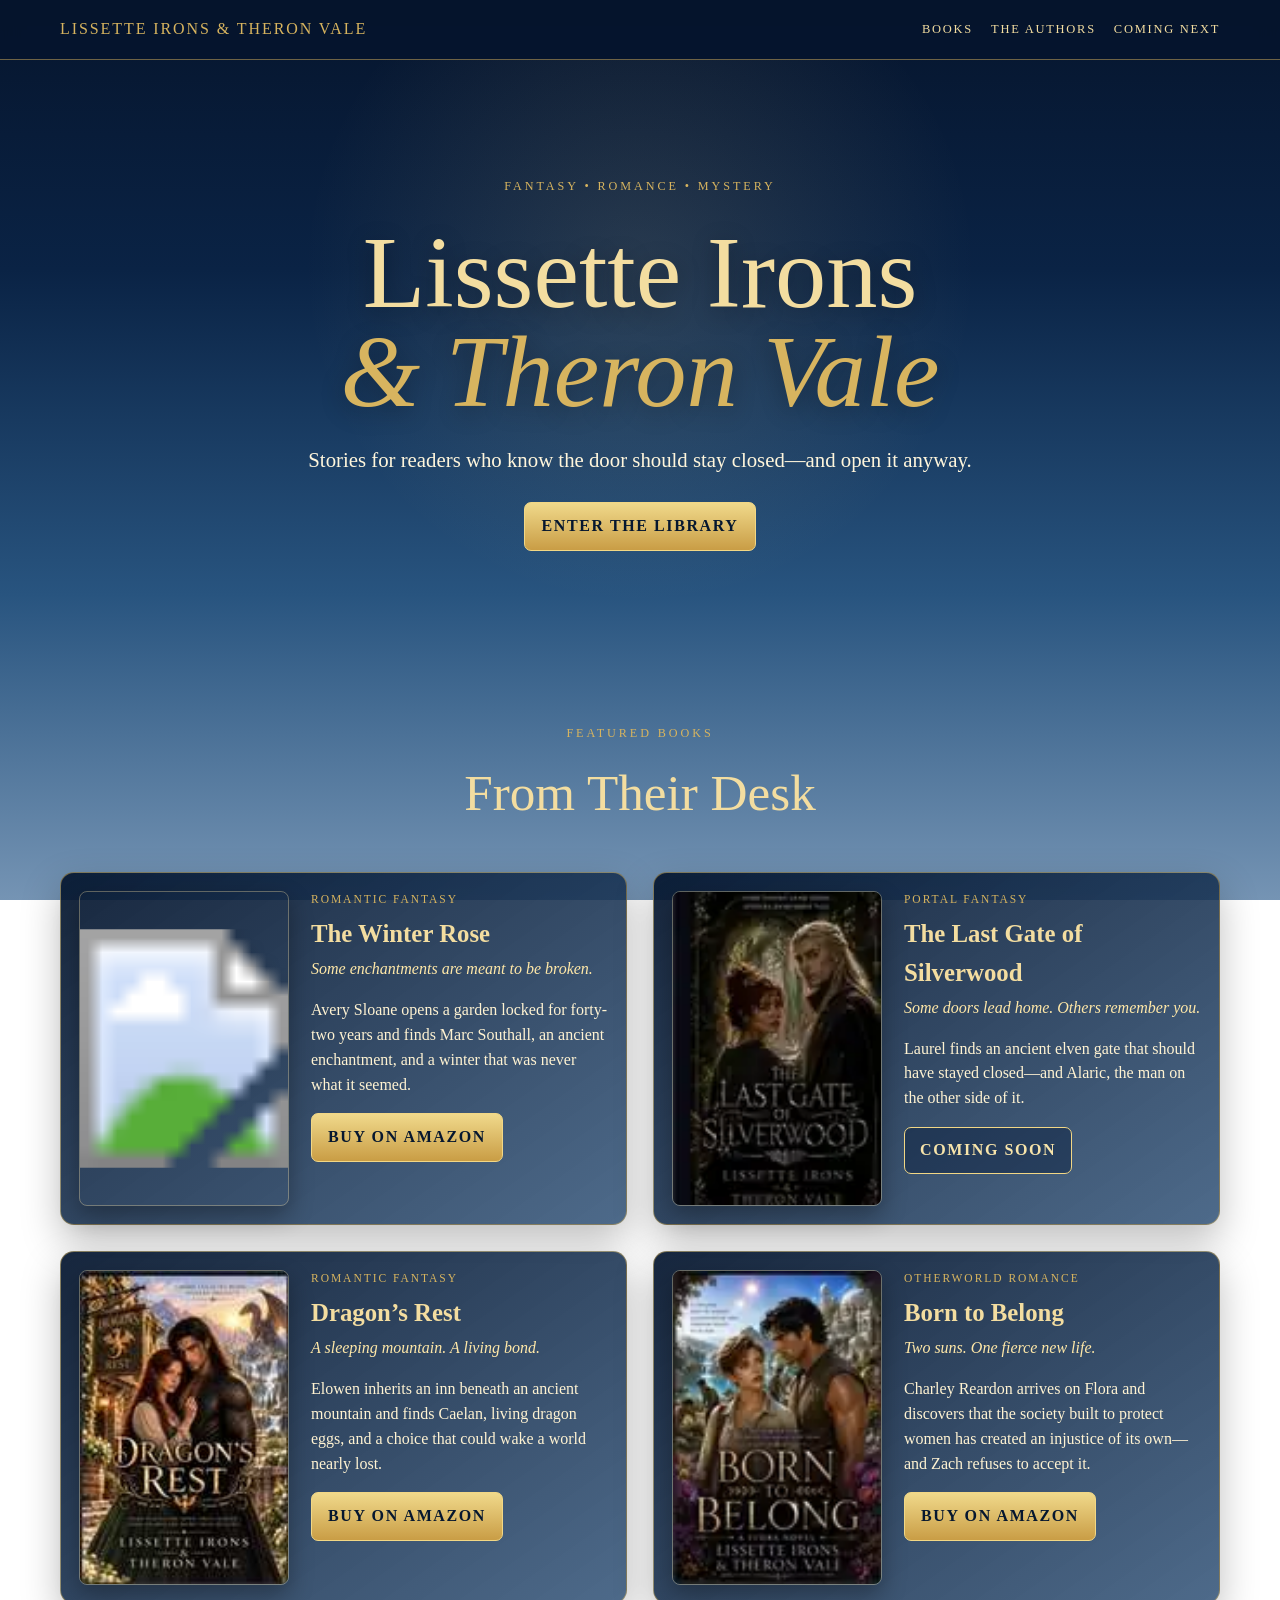
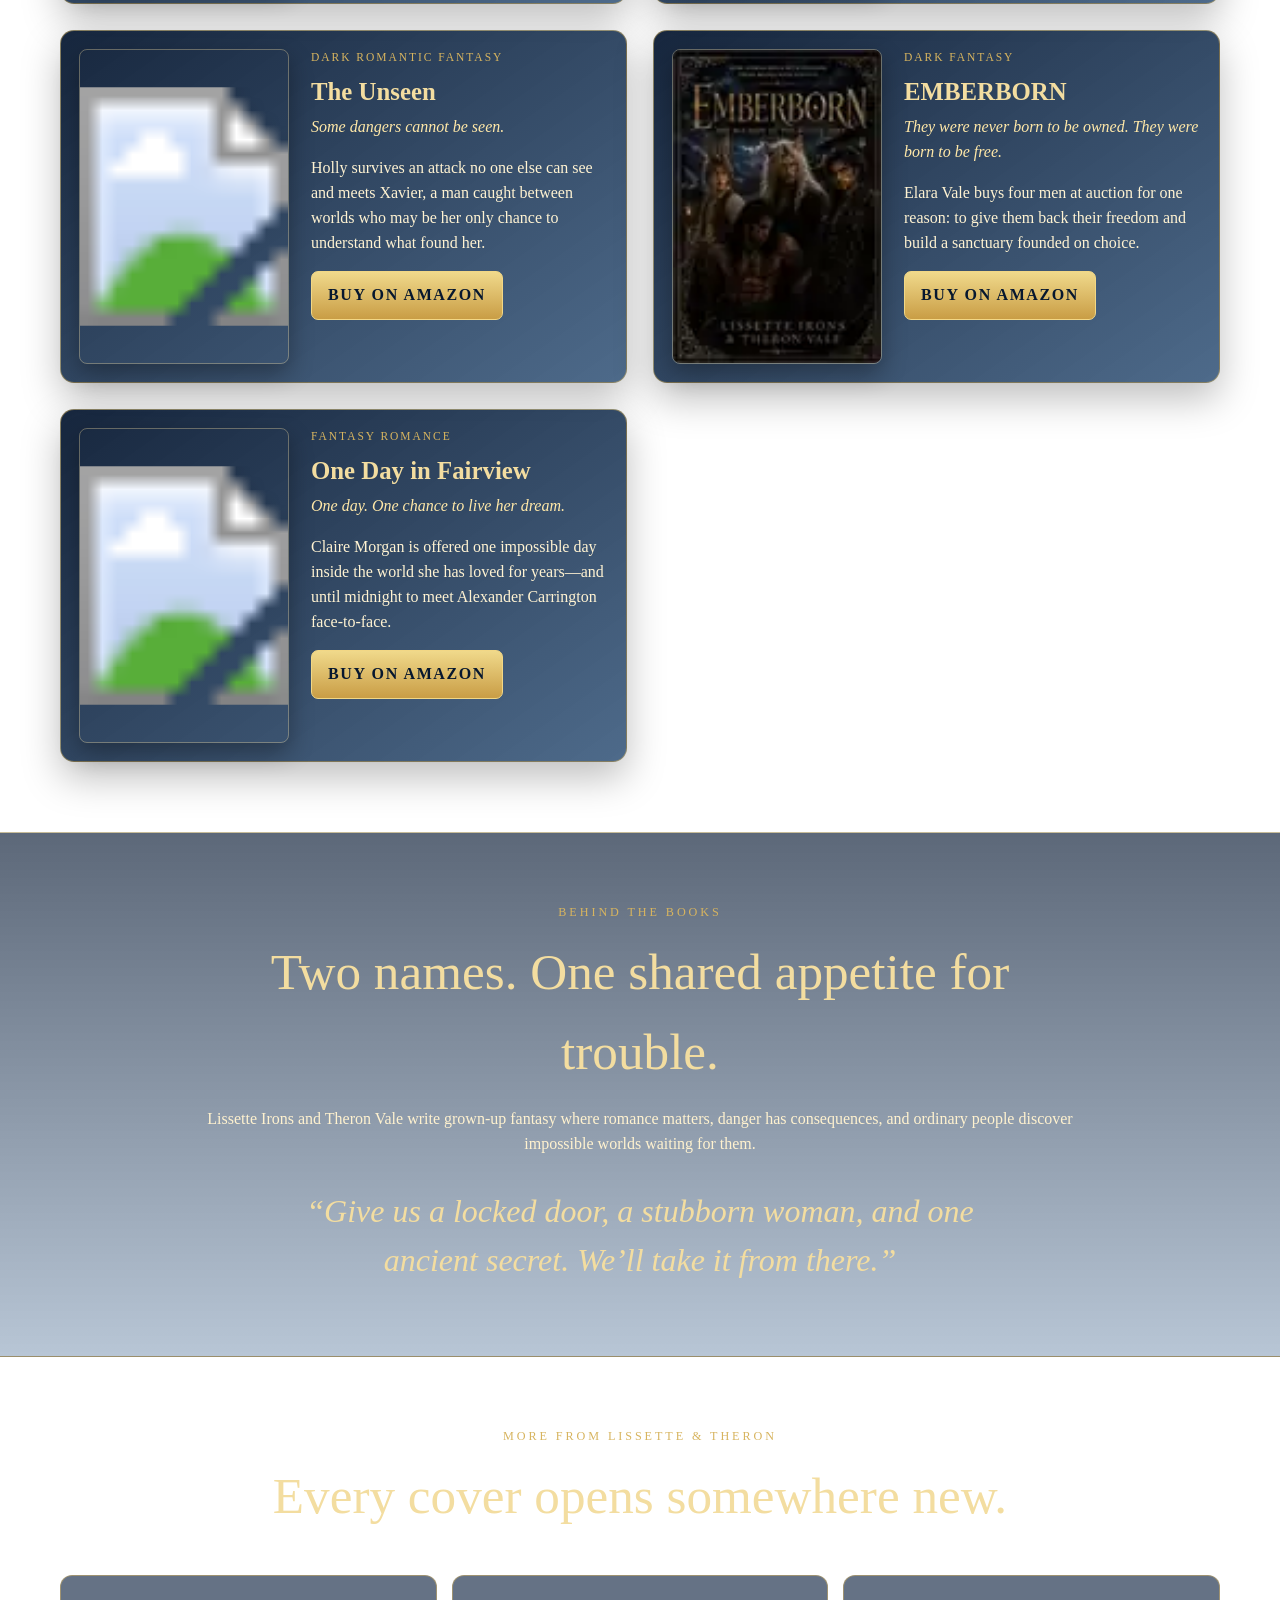
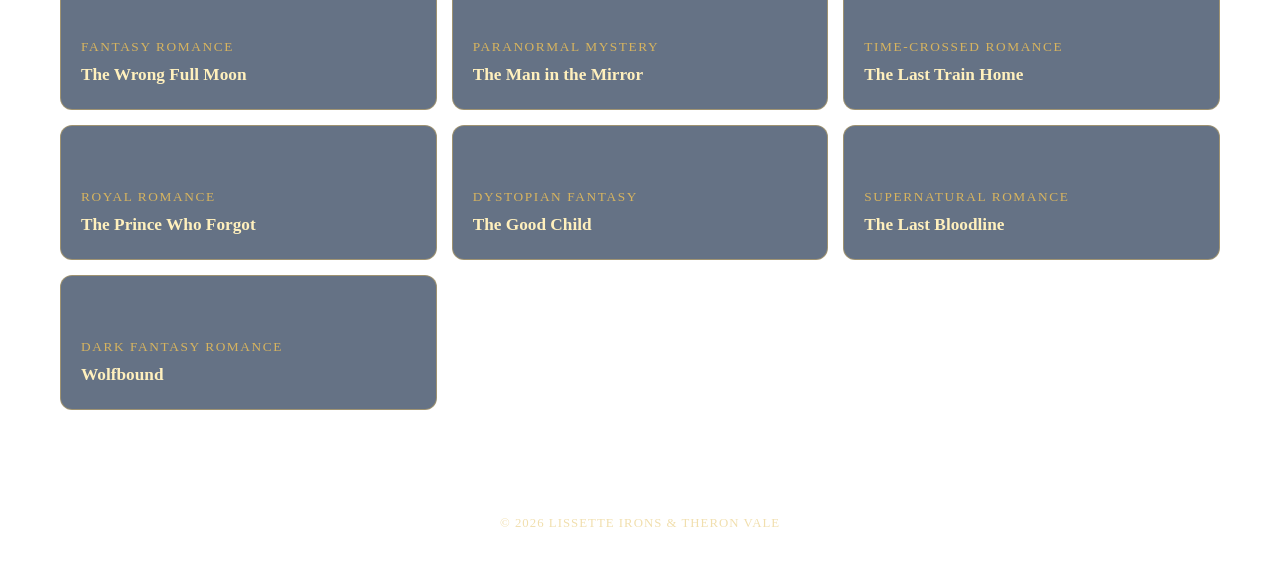
<file: lissette-theron/index.html>
<!doctype html>
<html lang="en">
<head>
<meta charset="utf-8">
<meta name="viewport" content="width=device-width,initial-scale=1">
<meta http-equiv="Cache-Control" content="no-cache, no-store, must-revalidate">
<meta http-equiv="Pragma" content="no-cache">
<meta http-equiv="Expires" content="0">
<meta name="theme-color" content="#06152d">
<title>Lissette Irons & Theron Vale</title>
<style>
:root{--navy:#06152d;--deep:#0a2345;--mid:#28547f;--fade:#7594b4;--gold:#d7b45f;--gold2:#f3dda0;--text:#fff5d6;--line:rgba(215,180,95,.5)}
*{box-sizing:border-box}html{scroll-behavior:smooth}body{margin:0;font-family:Georgia,'Times New Roman',serif;color:var(--text);background:linear-gradient(180deg,var(--navy) 0%,var(--deep) 30%,var(--mid) 66%,var(--fade) 100%);background-attachment:fixed;line-height:1.55}
a{color:inherit}.wrap{width:min(1160px,92vw);margin:auto}
header{position:sticky;top:0;z-index:20;background:rgba(6,21,45,.94);border-bottom:1px solid var(--line);backdrop-filter:blur(10px)}
nav{display:flex;justify-content:space-between;align-items:center;gap:20px;padding:17px 0}.brand{color:var(--gold);text-decoration:none;letter-spacing:.12em;text-transform:uppercase;font-size:1rem}.links{display:flex;gap:18px;flex-wrap:wrap}.links a{text-decoration:none;color:var(--gold2);font-size:.78rem;text-transform:uppercase;letter-spacing:.14em}
.hero{min-height:66vh;display:grid;place-items:center;text-align:center;padding:68px 0 54px;background:radial-gradient(circle at 50% 35%,rgba(243,221,160,.13),transparent 45%)}
.kicker,.section-kicker{color:var(--gold);letter-spacing:.24em;text-transform:uppercase;font-size:.76rem}
h1{font-size:clamp(3rem,8vw,6.6rem);line-height:.96;margin:.28em 0 .22em;color:var(--gold2);font-weight:500;text-shadow:0 5px 25px rgba(0,0,0,.3)}h1 span{display:block;color:var(--gold);font-style:italic}.hero p{max-width:760px;margin:0 auto 26px;color:#fff6dc;font-size:clamp(1.05rem,2vw,1.3rem)}
.cta,.amazon,.soon{display:inline-block;text-transform:uppercase;letter-spacing:.1em;font-weight:700;border:1px solid #f2d785;border-radius:7px}.cta,.amazon{text-decoration:none;padding:11px 16px;color:#06172f;background:linear-gradient(#f0d98b,#c99d45)}.soon{padding:10px 15px;color:#f7e4aa;background:rgba(7,28,59,.45)}
section{padding:70px 0}.section-head{text-align:center;max-width:760px;margin:0 auto 40px}h2{color:var(--gold2);font-size:clamp(2rem,4vw,3.2rem);font-weight:500;margin:.2em 0}.section-head p{color:#fff3ce}
.book-grid{display:grid;grid-template-columns:repeat(2,minmax(0,1fr));gap:26px}.book-card{display:grid;grid-template-columns:210px 1fr;gap:22px;padding:18px;background:linear-gradient(145deg,rgba(5,22,47,.93),rgba(39,74,113,.82));border:1px solid var(--line);box-shadow:0 16px 38px rgba(0,0,0,.25);border-radius:14px}.book-card img{width:100%;aspect-ratio:2/3;object-fit:cover;display:block;border-radius:8px;border:1px solid rgba(243,221,160,.35);box-shadow:0 10px 25px rgba(0,0,0,.32)}
.genre{color:var(--gold);font-size:.72rem;text-transform:uppercase;letter-spacing:.17em}h3{color:var(--gold2);font-size:1.55rem;margin:.25em 0 .15em}.tagline{font-style:italic;color:#ffe8a8!important;margin-top:0}.book-copy p{color:#fff3d2}
.authors{background:linear-gradient(180deg,rgba(5,23,49,.65),rgba(77,112,151,.4));border-top:1px solid var(--line);border-bottom:1px solid var(--line)}.authors-box{max-width:900px;text-align:center;margin:auto}.authors-box p{color:#fff2cf}.quote{color:var(--gold2);font-style:italic;font-size:clamp(1.25rem,3vw,2rem);margin:30px auto 0;max-width:760px}
.more-grid{display:grid;grid-template-columns:repeat(3,1fr);gap:15px}.more{min-height:135px;padding:20px;border:1px solid var(--line);background:rgba(7,28,59,.62);display:flex;flex-direction:column;justify-content:end;border-radius:12px}.more small{color:var(--gold);text-transform:uppercase;letter-spacing:.12em}.more strong{color:#fff0bd;font-size:1.08rem;margin-top:5px}
footer{text-align:center;padding:34px 0 50px;color:#f1dfae;font-size:.8rem;letter-spacing:.08em;text-transform:uppercase}
@media(max-width:900px){.book-grid{grid-template-columns:1fr}.book-card{grid-template-columns:180px 1fr}}
@media(max-width:620px){nav{flex-direction:column;align-items:flex-start}.links{gap:10px}.book-card{grid-template-columns:1fr}.book-card img{max-width:265px;margin:auto}.book-copy{text-align:center}.more-grid{grid-template-columns:1fr 1fr}}
</style>
</head>
<body>
<header><div class="wrap"><nav><a class="brand" href="#top">Lissette Irons & Theron Vale</a><div class="links"><a href="#books">Books</a><a href="#authors">The Authors</a><a href="#coming">Coming Next</a></div></nav></div></header>
<main id="top">
<section class="hero"><div class="wrap"><div class="kicker">Fantasy • Romance • Mystery</div><h1>Lissette Irons <span>& Theron Vale</span></h1><p>Stories for readers who know the door should stay closed—and open it anyway.</p><a class="cta" href="#books">Enter the Library</a></div></section>
<section id="books"><div class="wrap"><div class="section-head"><div class="section-kicker">Featured Books</div><h2>From Their Desk</h2></div><div class="book-grid">
<article class="book-card"><img src="./assets/winter-rose-exact.svg?v=6" alt="The Winter Rose cover"><div class="book-copy"><div class="genre">Romantic Fantasy</div><h3>The Winter Rose</h3><p class="tagline">Some enchantments are meant to be broken.</p><p>Avery Sloane opens a garden locked for forty-two years and finds Marc Southall, an ancient enchantment, and a winter that was never what it seemed.</p><a class="amazon" href="https://www.amazon.com/s?k=The+Winter+Rose+Lissette+Irons+Theron+Vale" target="_blank" rel="noopener noreferrer">Buy on Amazon</a></div></article>
<article class="book-card"><img src="./assets/last-gate-exact.svg?v=6" alt="The Last Gate of Silverwood cover"><div class="book-copy"><div class="genre">Portal Fantasy</div><h3>The Last Gate of Silverwood</h3><p class="tagline">Some doors lead home. Others remember you.</p><p>Laurel finds an ancient elven gate that should have stayed closed—and Alaric, the man on the other side of it.</p><span class="soon">Coming Soon</span></div></article>
<article class="book-card"><img src="./assets/dragons-rest-exact.svg?v=6" alt="Dragon's Rest cover"><div class="book-copy"><div class="genre">Romantic Fantasy</div><h3>Dragon’s Rest</h3><p class="tagline">A sleeping mountain. A living bond.</p><p>Elowen inherits an inn beneath an ancient mountain and finds Caelan, living dragon eggs, and a choice that could wake a world nearly lost.</p><a class="amazon" href="https://www.amazon.com/s?k=Dragon%27s+Rest+Lissette+Irons+Theron+Vale" target="_blank" rel="noopener noreferrer">Buy on Amazon</a></div></article>
<article class="book-card"><img src="./assets/born-to-belong-exact.svg?v=6" alt="Born to Belong cover"><div class="book-copy"><div class="genre">Otherworld Romance</div><h3>Born to Belong</h3><p class="tagline">Two suns. One fierce new life.</p><p>Charley Reardon arrives on Flora and discovers that the society built to protect women has created an injustice of its own—and Zach refuses to accept it.</p><a class="amazon" href="https://www.amazon.com/s?k=Born+to+Belong+Lissette+Irons+Theron+Vale" target="_blank" rel="noopener noreferrer">Buy on Amazon</a></div></article>
<article class="book-card"><img src="./assets/the-unseen-exact.svg?v=6" alt="The Unseen cover"><div class="book-copy"><div class="genre">Dark Romantic Fantasy</div><h3>The Unseen</h3><p class="tagline">Some dangers cannot be seen.</p><p>Holly survives an attack no one else can see and meets Xavier, a man caught between worlds who may be her only chance to understand what found her.</p><a class="amazon" href="https://www.amazon.com/s?k=The+Unseen+Lissette+Irons+Theron+Vale" target="_blank" rel="noopener noreferrer">Buy on Amazon</a></div></article>
<article class="book-card"><img src="./assets/emberborn-exact.svg?v=6" alt="Emberborn cover"><div class="book-copy"><div class="genre">Dark Fantasy</div><h3>EMBERBORN</h3><p class="tagline">They were never born to be owned. They were born to be free.</p><p>Elara Vale buys four men at auction for one reason: to give them back their freedom and build a sanctuary founded on choice.</p><a class="amazon" href="https://www.amazon.com/s?k=Emberborn+Lissette+Irons+Theron+Vale" target="_blank" rel="noopener noreferrer">Buy on Amazon</a></div></article>
<article class="book-card"><img src="./assets/fairview-exact.svg?v=6" alt="One Day in Fairview cover"><div class="book-copy"><div class="genre">Fantasy Romance</div><h3>One Day in Fairview</h3><p class="tagline">One day. One chance to live her dream.</p><p>Claire Morgan is offered one impossible day inside the world she has loved for years—and until midnight to meet Alexander Carrington face-to-face.</p><a class="amazon" href="https://www.amazon.com/s?k=One+Day+in+Fairview+Lissette+Irons+Theron+Vale" target="_blank" rel="noopener noreferrer">Buy on Amazon</a></div></article>
</div></div></section>
<section id="authors" class="authors"><div class="wrap authors-box"><div class="section-kicker">Behind the Books</div><h2>Two names. One shared appetite for trouble.</h2><p>Lissette Irons and Theron Vale write grown-up fantasy where romance matters, danger has consequences, and ordinary people discover impossible worlds waiting for them.</p><div class="quote">“Give us a locked door, a stubborn woman, and one ancient secret. We’ll take it from there.”</div></div></section>
<section id="coming"><div class="wrap"><div class="section-head"><div class="section-kicker">More from Lissette & Theron</div><h2>Every cover opens somewhere new.</h2></div><div class="more-grid"><div class="more"><small>Fantasy Romance</small><strong>The Wrong Full Moon</strong></div><div class="more"><small>Paranormal Mystery</small><strong>The Man in the Mirror</strong></div><div class="more"><small>Time-Crossed Romance</small><strong>The Last Train Home</strong></div><div class="more"><small>Royal Romance</small><strong>The Prince Who Forgot</strong></div><div class="more"><small>Dystopian Fantasy</small><strong>The Good Child</strong></div><div class="more"><small>Supernatural Romance</small><strong>The Last Bloodline</strong></div><div class="more"><small>Dark Fantasy Romance</small><strong>Wolfbound</strong></div></div></div></section>
</main>
<footer><div class="wrap">© 2026 Lissette Irons & Theron Vale</div></footer>
</body></html>
</file>
